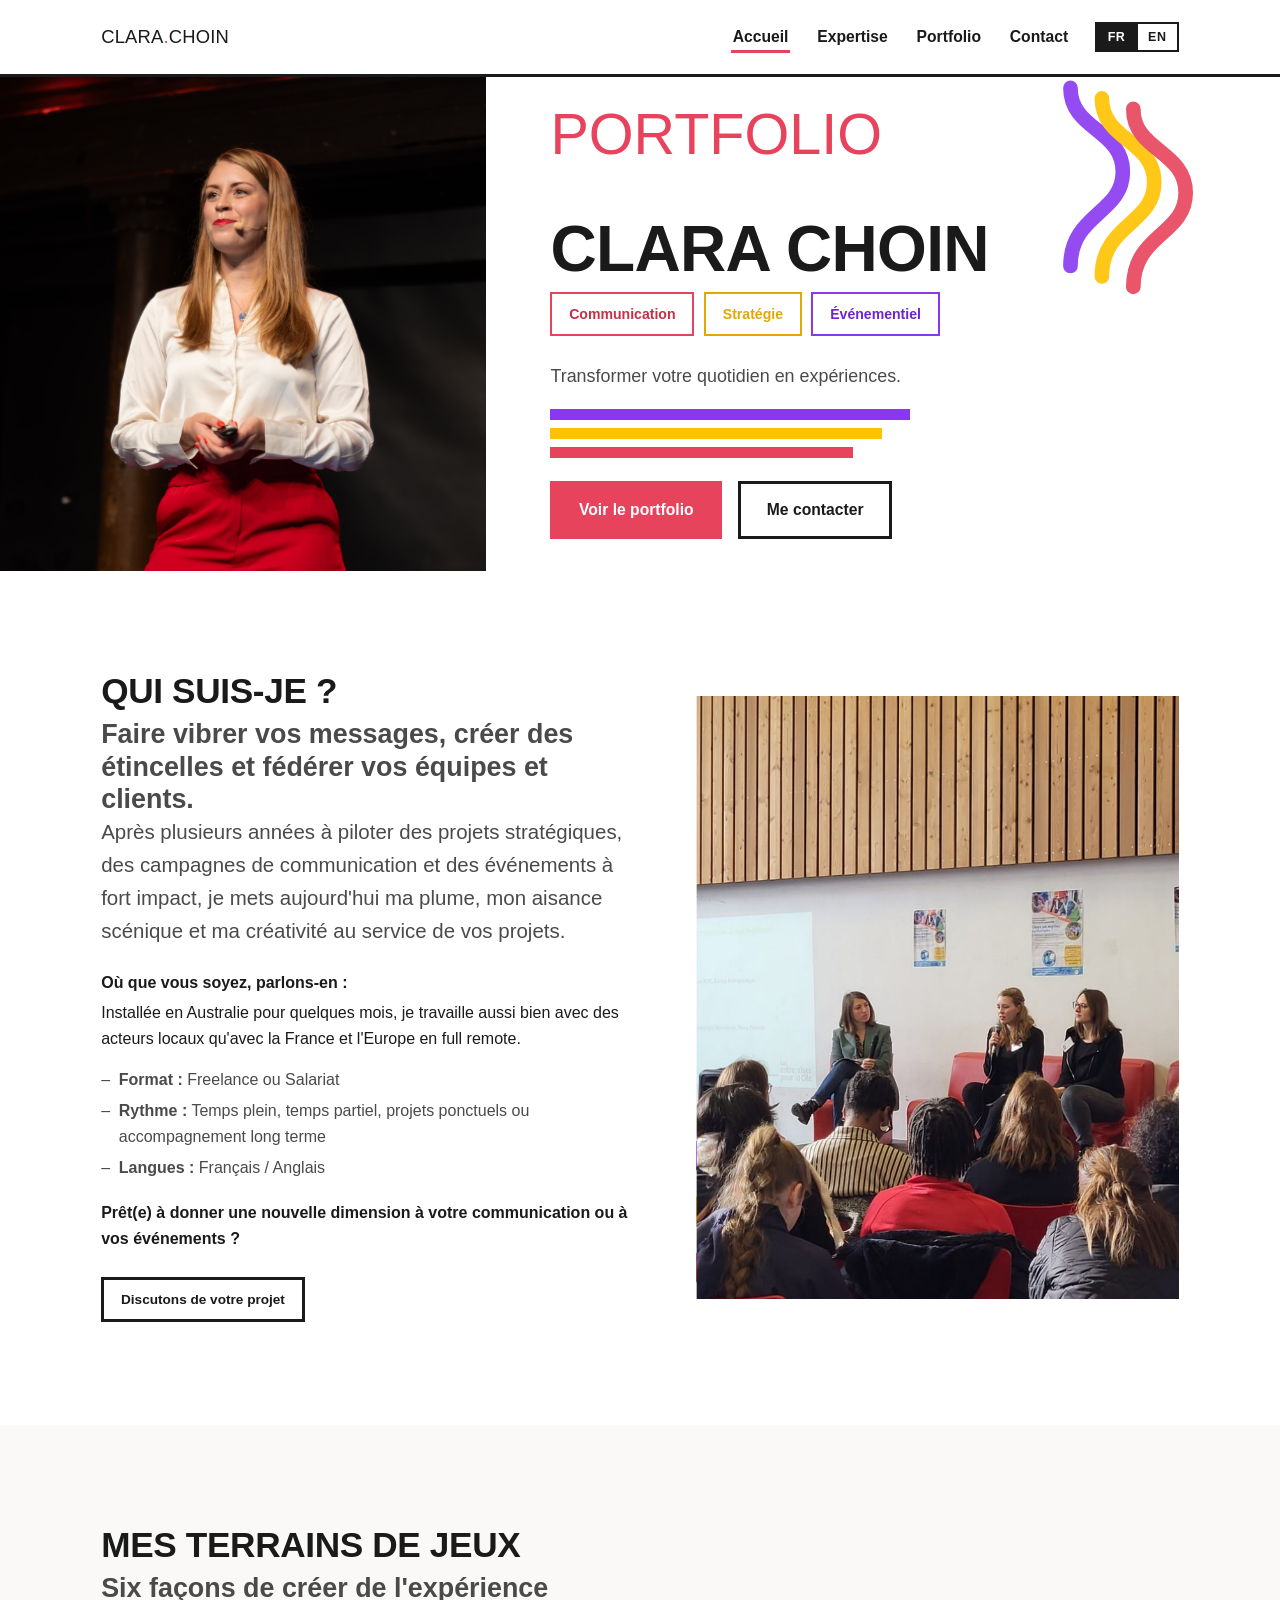
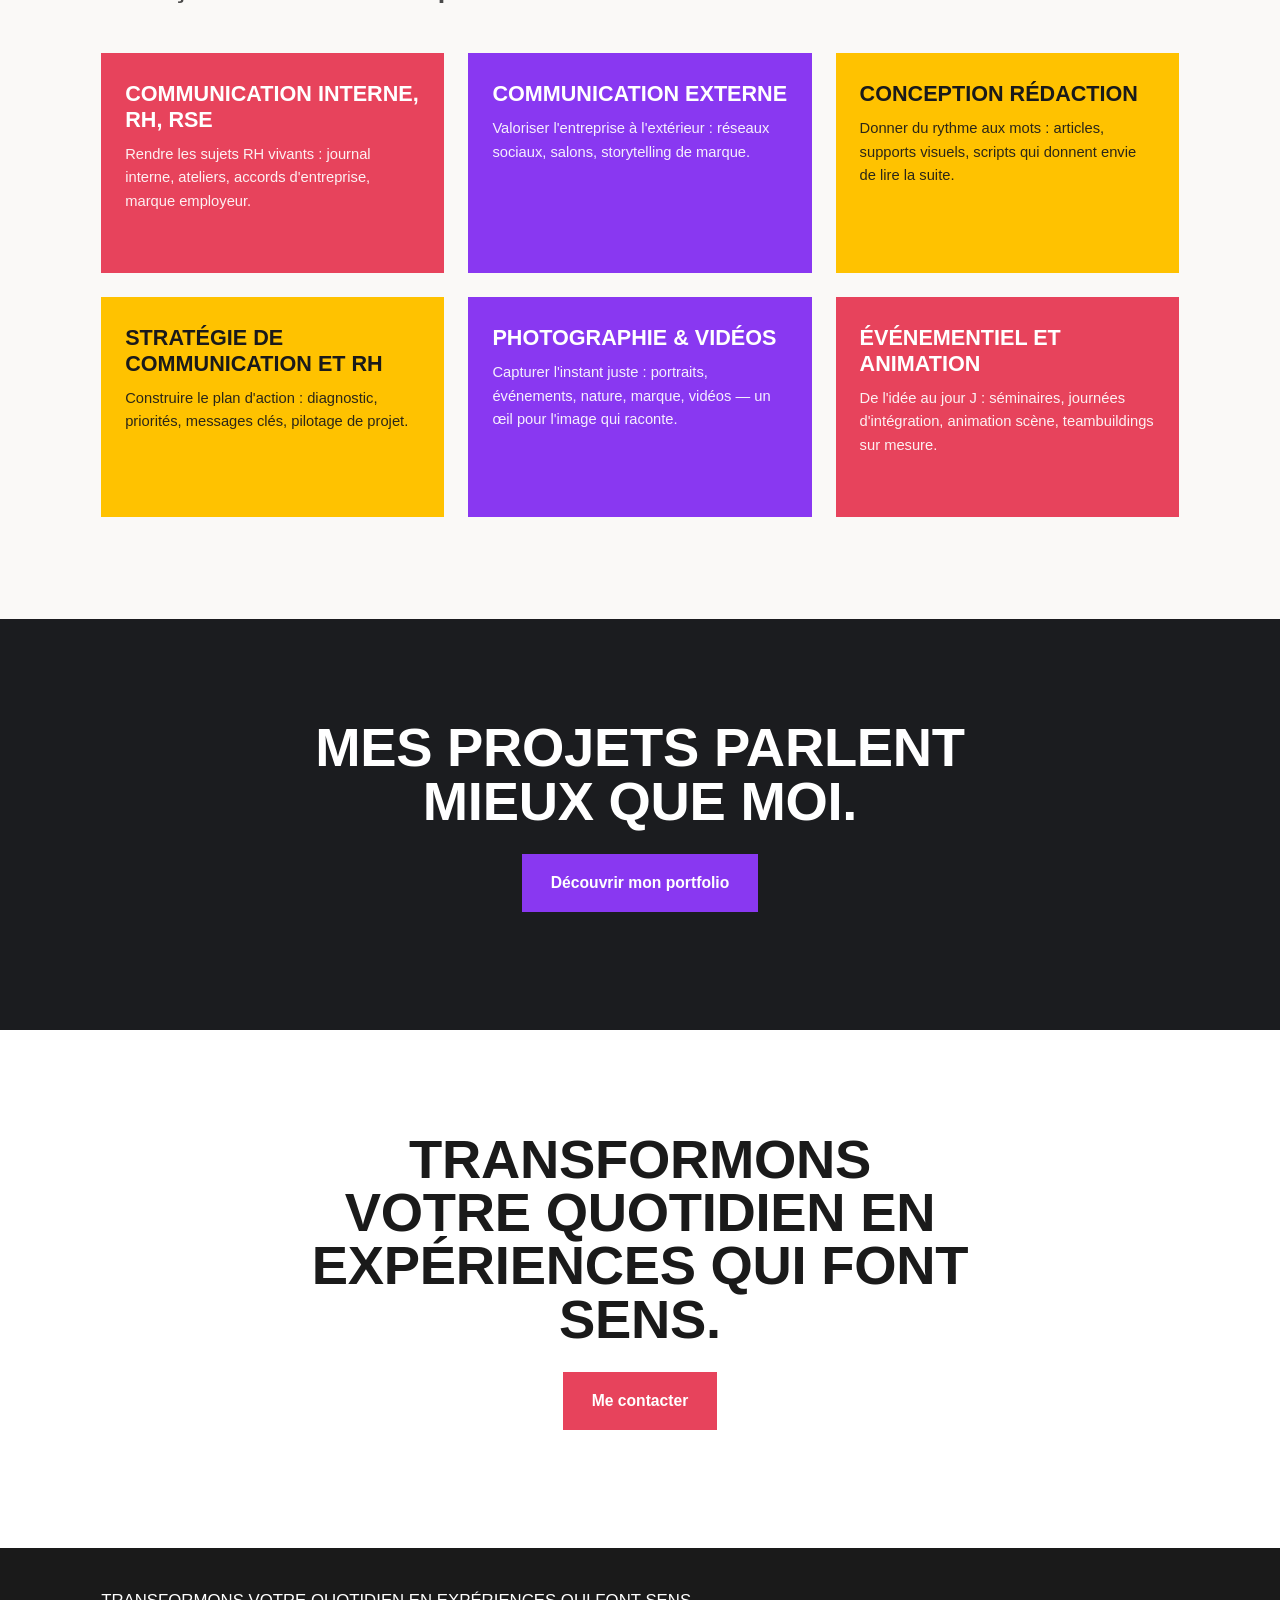
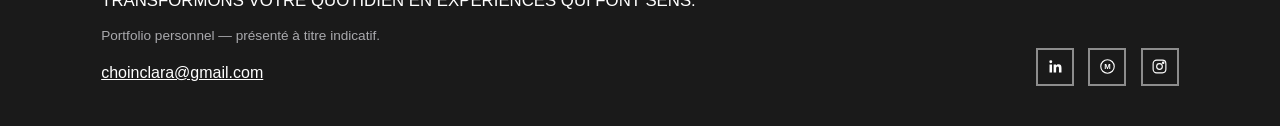
<file: index.html>
<!DOCTYPE html>
<html lang="fr">
<head>
<meta charset="UTF-8">
<meta name="viewport" content="width=device-width, initial-scale=1.0">
<title data-i18n-title="home.title">Portfolio — Clara Choin</title>
<meta name="description" content="Clara Choin — Communication, Stratégie &amp; Événementiel. Portfolio.">
<link rel="stylesheet" href="css/style.css">
</head>
<body>

<header class="site-header">
  <div class="wrap">
    <a href="index.html" class="logo">CLARA<span>.</span>CHOIN</a>

    <button class="nav-toggle" aria-label="Ouvrir le menu" aria-expanded="false">
      <span></span>
    </button>

    <nav class="main-nav">
      <ul>
        <li><a href="index.html" aria-current="page" data-i18n="nav.home">Accueil</a></li>
        <li><a href="expertise.html" data-i18n="nav.expertise">Expertise</a></li>
        <li><a href="portfolio.html" data-i18n="nav.portfolio">Portfolio</a></li>
        <li><a href="contact.html" data-i18n="nav.contact">Contact</a></li>
      </ul>
      <div class="lang-toggle" role="group" aria-label="Langue / Language">
        <button type="button" data-lang="fr" aria-pressed="true">FR</button>
        <button type="button" data-lang="en" aria-pressed="false">EN</button>
      </div>
    </nav>
  </div>
</header>

<main>

  <!-- HERO -->
  <section class="hero">
    <div class="hero-photo">
      <img src="img/hero.jpg" alt="Clara Choin sur scène, micro-casque, en train d'animer un événement">
    </div>
    <div class="hero-copy">
      <div class="wave-accent" style="top:-10px; right:-10px; opacity:0.9;" aria-hidden="true">
        <svg viewBox="0 0 220 220" xmlns="http://www.w3.org/2000/svg">
          <path class="wave-path c1" d="M10,190 C10,140 60,140 60,100 C60,60 10,60 10,20" stroke="#8938f1"/>
          <path class="wave-path c2" d="M40,200 C40,150 90,150 90,110 C90,70 40,70 40,30" stroke="#ffc200"/>
          <path class="wave-path c3" d="M70,210 C70,160 120,160 120,120 C120,80 70,80 70,40" stroke="#e7435c"/>
        </svg>
      </div>
      <p class="kicker" data-i18n="home.hero.kicker">Portfolio</p>
      <h1 class="name" data-i18n="home.hero.name">Clara Choin</h1>
      <div class="chip-row">
        <a class="chip coral" href="expertise.html#communication" data-i18n="home.hero.chip1">Communication</a>
        <a class="chip gold" href="expertise.html#strategie" data-i18n="home.hero.chip2">Stratégie</a>
        <a class="chip purple" href="expertise.html#evenementiel" data-i18n="home.hero.chip3">Événementiel</a>
      </div>

      <p class="tagline" data-i18n="home.hero.tagline">Transformer le quotidien en expérience.</p>
      <div class="stripe-row" aria-hidden="true">
        <span class="stripe p"></span>
        <span class="stripe g"></span>
        <span class="stripe c"></span>
      </div>
      <div class="hero-ctas">
        <a class="btn coral" href="portfolio.html" data-i18n="home.hero.cta1">Voir le portfolio</a>
        <a class="btn outline" href="contact.html" data-i18n="home.hero.cta2">Me contacter</a>
      </div>
    </div>
  </section>

  <!-- BIO -->
  <section class="section">
    <div class="wrap bio">
      <div>
        <p class="eyebrow tag-lg" data-i18n="home.bio.eyebrow">Qui suis-je ?</p>
        <h2 class="section-sub" data-i18n="home.bio.title">Faire vibrer vos messages, créer des étincelles et fédérer vos équipes et clients.</h2>
        <p class="lede" data-i18n="home.bio.p1" style="max-width:none;">Après plusieurs années à piloter des projets stratégiques, des campagnes de communication et des événements à fort impact, je mets aujourd'hui ma plume, mon aisance scénique et ma créativité au service de vos projets.</p>
        <p class="bio-where" data-i18n="home.bio.where.title">Où que vous soyez, parlons-en :</p>
        <p data-i18n="home.bio.where.text">Installée en Australie pour quelques mois, je travaille aussi bien avec des acteurs locaux qu'avec la France et l'Europe en full remote.</p>
        <ul class="bullets bio-facts">
          <li><strong data-i18n="home.bio.format.label">Format :</strong> <span data-i18n="home.bio.format.text">Freelance ou Salariat</span></li>
          <li><strong data-i18n="home.bio.rhythm.label">Rythme :</strong> <span data-i18n="home.bio.rhythm.text">Temps plein, temps partiel, projets ponctuels ou accompagnement long terme</span></li>
          <li><strong data-i18n="home.bio.langs.label">Langues :</strong> <span data-i18n="home.bio.langs.text">Français / Anglais</span></li>
        </ul>
        <p class="bio-closing" data-i18n="home.bio.closing">Prêt(e) à donner une nouvelle dimension à votre communication ou à vos événements ?</p>
        <div class="bio-cta">
          <a class="btn outline sm" href="contact.html" data-i18n="home.bio.cta">Discutons de votre projet</a>
        </div>
      </div>
      <div>
        <img class="bio-photo" src="img/ext_panel.jpg" alt="Clara Choin en table ronde lors d'une conférence professionnelle">
      </div>
    </div>
  </section>

  <!-- PILLARS -->
  <section class="section paper-warm">
    <div class="wrap">
      <div class="section-head">
        <p class="eyebrow tag-lg" data-i18n="home.pillars.eyebrow">Mes terrains de jeux</p>
        <h2 class="section-sub" data-i18n="home.pillars.title">Six façons de créer de l'expérience</h2>
      </div>
      <div class="pillars">
        <a class="pillar coral" href="expertise.html#communication">
          <h3 data-i18n="home.pillar1.title">Communication interne, RH, RSE</h3>
          <p data-i18n="home.pillar1.text">Rendre les sujets RH vivants&nbsp;: journal interne, ateliers, accords d'entreprise, marque employeur.</p>
        </a>
        <a class="pillar purple" href="expertise.html#communication">
          <h3 data-i18n="home.pillar2.title">Communication externe</h3>
          <p data-i18n="home.pillar2.text">Valoriser l'entreprise à l'extérieur&nbsp;: réseaux sociaux, salons, storytelling de marque.</p>
        </a>
        <a class="pillar gold" href="expertise.html#strategie">
          <h3 data-i18n="home.pillar3.title">Conception Rédaction</h3>
          <p data-i18n="home.pillar3.text">Donner du rythme aux mots&nbsp;: articles, supports visuels, scripts qui donnent envie de lire la suite.</p>
        </a>
        <a class="pillar gold" href="expertise.html#strategie">
          <h3 data-i18n="home.pillar4.title">Stratégie de communication et RH</h3>
          <p data-i18n="home.pillar4.text">Construire le plan d'action&nbsp;: diagnostic, priorités, messages clés, pilotage de projet.</p>
        </a>
        <a class="pillar purple" href="expertise.html#evenementiel">
          <h3 data-i18n="home.pillar5.title">Photographie &amp; Vidéos</h3>
          <p data-i18n="home.pillar5.text">Capturer l'instant juste&nbsp;: portraits, événements, nature, marque, vidéos — un œil pour l'image qui raconte.</p>
        </a>
        <a class="pillar coral" href="expertise.html#evenementiel">
          <h3 data-i18n="home.pillar6.title">Événementiel et animation</h3>
          <p data-i18n="home.pillar6.text">De l'idée au jour J&nbsp;: séminaires, journées d'intégration, animation scène, teambuildings sur mesure.</p>
        </a>
      </div>
    </div>
  </section>

  <!-- PORTFOLIO TEASER -->
  <section class="section dark center">
    <div class="wrap" style="max-width:760px;">
      <h2 data-i18n="home.work.title">Mes projets parlent mieux que moi.</h2>
      <p style="margin-top:1.6rem;">
        <a class="btn purple" href="portfolio.html" data-i18n="home.work.cta">Découvrir mon portfolio</a>
      </p>
    </div>
  </section>

  <!-- CTA -->
  <section class="section center">
    <div class="wrap" style="max-width:760px;">
      <h2 data-i18n="home.cta.title">Transformons votre quotidien en expériences qui font sens.</h2>
      <p style="margin-top:1.6rem;">
        <a class="btn coral" href="contact.html" data-i18n="home.cta.button">Me contacter</a>
      </p>
    </div>
  </section>

</main>

<footer class="site-footer">
  <div class="wrap">
    <div class="footer-row">
      <div>
        <p style="font-family:var(--font-display); font-size:1.05rem; text-transform:uppercase; margin-bottom:0.3rem;" data-i18n="footer.tagline">Transformons votre quotidien en expériences qui font sens.</p>
        <p class="footer-note" data-i18n="footer.rights">Portfolio personnel — présenté à titre indicatif.</p>
        <a href="mailto:choinclara@gmail.com">choinclara@gmail.com</a>
      </div>
      <div class="footer-social">
        <a href="https://www.linkedin.com/in/clarachoin" target="_blank" rel="noopener" aria-label="LinkedIn">
          <svg viewBox="0 0 24 24" fill="currentColor" xmlns="http://www.w3.org/2000/svg"><path d="M20.45 20.45h-3.56v-5.57c0-1.33-.02-3.04-1.85-3.04-1.86 0-2.15 1.45-2.15 2.95v5.66H9.34V9h3.41v1.56h.05c.48-.9 1.64-1.85 3.38-1.85 3.6 0 4.27 2.37 4.27 5.46v6.28zM5.34 7.43a2.06 2.06 0 1 1 0-4.12 2.06 2.06 0 0 1 0 4.12zM7.12 20.45H3.56V9h3.56v11.45z"/></svg>
        </a>
        <a href="https://www.malt.fr/profile/clarachoin" target="_blank" rel="noopener" aria-label="Malt">
          <svg viewBox="0 0 24 24" fill="currentColor" xmlns="http://www.w3.org/2000/svg"><circle cx="12" cy="12" r="9.5" fill="none" stroke="currentColor" stroke-width="1.6"/><text x="12" y="16" text-anchor="middle" font-size="11" font-weight="700" fill="currentColor" font-family="Arial, sans-serif">M</text></svg>
        </a>
        <a href="https://www.instagram.com/clarachn" target="_blank" rel="noopener" aria-label="Instagram">
          <svg viewBox="0 0 24 24" fill="none" stroke="currentColor" stroke-width="1.6" xmlns="http://www.w3.org/2000/svg"><rect x="3" y="3" width="18" height="18" rx="5"/><circle cx="12" cy="12" r="4"/><circle cx="17.2" cy="6.8" r="1"/></svg>
        </a>
      </div>
    </div>
  </div>
</footer>

<script src="js/i18n.js"></script>
<script src="js/main.js"></script>
</body>
</html>
</file>
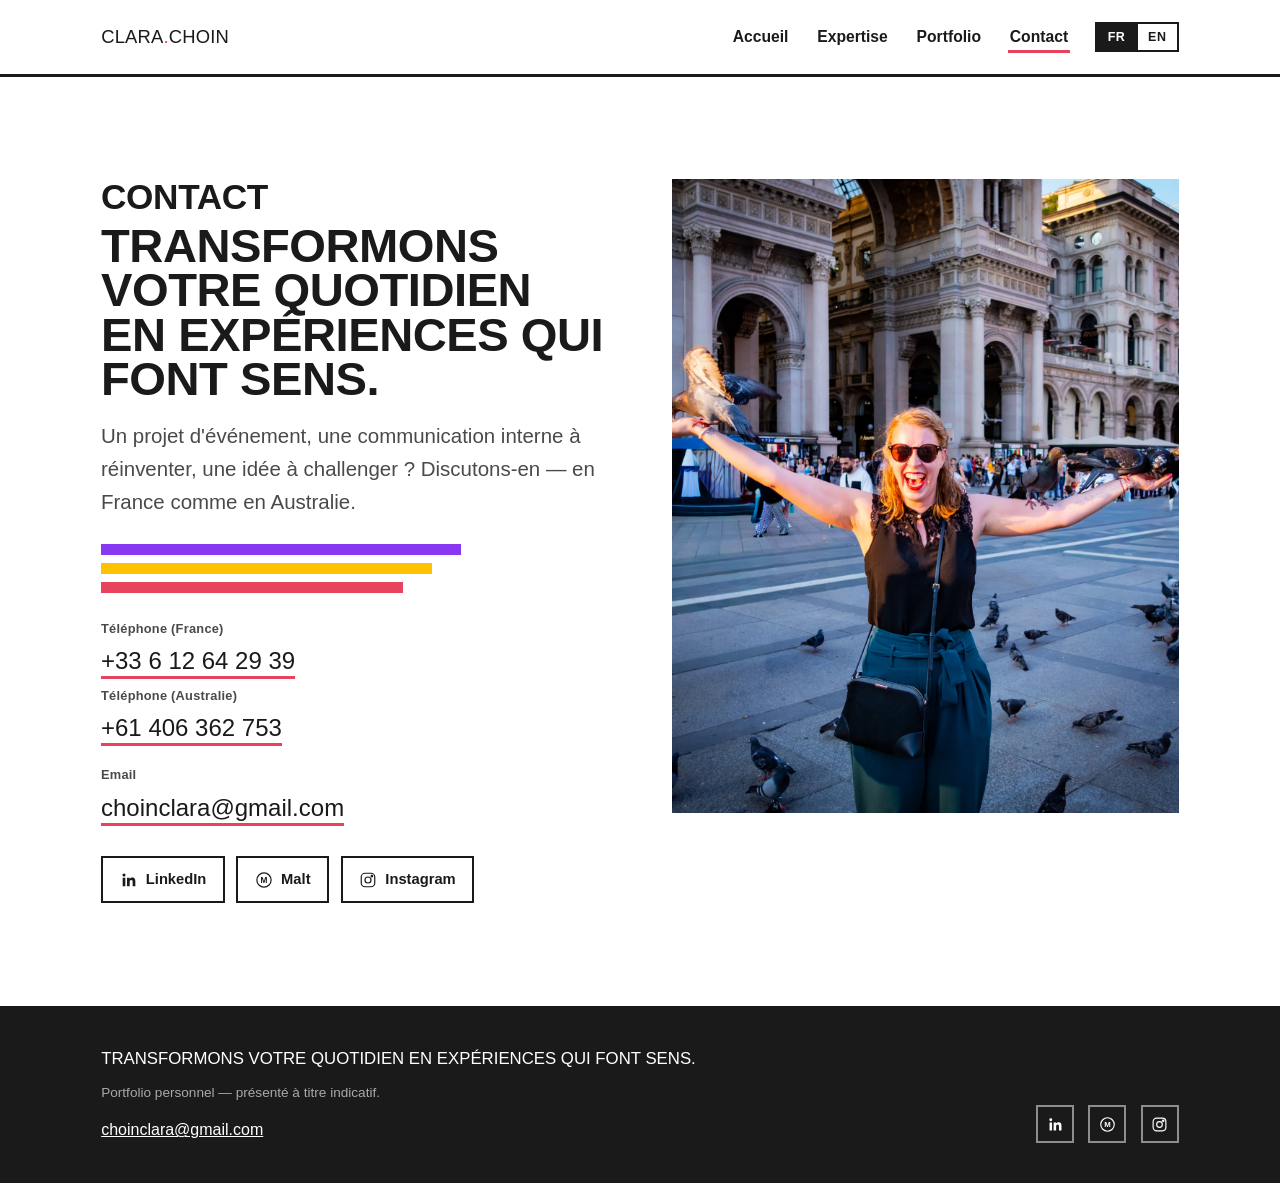
<file: contact.html>
<!DOCTYPE html>
<html lang="fr">
<head>
<meta charset="UTF-8">
<meta name="viewport" content="width=device-width, initial-scale=1.0">
<title data-i18n-title="contact.title">Contact — Clara Choin</title>
<meta name="description" content="Contactez Clara Choin — Communication, Stratégie & Événementiel.">
<link rel="stylesheet" href="css/style.css">
</head>
<body>

<header class="site-header">
  <div class="wrap">
    <a href="index.html" class="logo">CLARA<span>.</span>CHOIN</a>
    <button class="nav-toggle" aria-label="Ouvrir le menu" aria-expanded="false"><span></span></button>
    <nav class="main-nav">
      <ul>
        <li><a href="index.html" data-i18n="nav.home">Accueil</a></li>
        <li><a href="expertise.html" data-i18n="nav.expertise">Expertise</a></li>
        <li><a href="portfolio.html" data-i18n="nav.portfolio">Portfolio</a></li>
        <li><a href="contact.html" aria-current="page" data-i18n="nav.contact">Contact</a></li>
      </ul>
      <div class="lang-toggle" role="group" aria-label="Langue / Language">
        <button type="button" data-lang="fr" aria-pressed="true">FR</button>
        <button type="button" data-lang="en" aria-pressed="false">EN</button>
      </div>
    </nav>
  </div>
</header>

<main>

  <section class="section">
    <div class="wrap contact-grid">
      <div style="container-type:inline-size;">
        <p class="eyebrow tag-lg" data-i18n="contact.hero.eyebrow">Contact</p>
        <h1 style="margin:0.4rem 0 1.2rem; font-size:clamp(1.3rem, 9.3cqw, 3.6rem);" data-i18n="contact.hero.title">Transformons votre quotidien en expériences qui font sens.</h1>
        <p class="lede" style="max-width:none;" data-i18n="contact.hero.text">Un projet d'événement, une communication interne à réinventer, une idée à challenger&nbsp;? Discutons-en — en France comme en Australie.</p>

        <div class="stripe-row" aria-hidden="true" style="margin-top:1.6rem;">
          <span class="stripe p"></span>
          <span class="stripe g"></span>
          <span class="stripe c"></span>
        </div>

        <div class="contact-links">
          <div class="contact-phones">
            <div>
              <p class="eyebrow" data-i18n="contact.phone.fr.label" style="margin-bottom:0.2rem;">Téléphone (France)</p>
              <a href="tel:+33612642939">+33 6 12 64 29 39</a>
            </div>
            <div>
              <p class="eyebrow" data-i18n="contact.phone.au.label" style="margin-bottom:0.2rem;">Téléphone (Australie)</p>
              <a href="tel:+61406362753">+61 406 362 753</a>
            </div>
          </div>
          <div>
            <p class="eyebrow" data-i18n="contact.email.label" style="margin-bottom:0.2rem;">Email</p>
            <a href="mailto:choinclara@gmail.com">choinclara@gmail.com</a>
          </div>
        </div>

        <div class="social-row">
          <a href="https://www.linkedin.com/in/clarachoin" target="_blank" rel="noopener">
            <svg viewBox="0 0 24 24" fill="currentColor" xmlns="http://www.w3.org/2000/svg"><path d="M20.45 20.45h-3.56v-5.57c0-1.33-.02-3.04-1.85-3.04-1.86 0-2.15 1.45-2.15 2.95v5.66H9.34V9h3.41v1.56h.05c.48-.9 1.64-1.85 3.38-1.85 3.6 0 4.27 2.37 4.27 5.46v6.28zM5.34 7.43a2.06 2.06 0 1 1 0-4.12 2.06 2.06 0 0 1 0 4.12zM7.12 20.45H3.56V9h3.56v11.45z"/></svg>
            LinkedIn
          </a>
          <a href="https://www.malt.fr/profile/clarachoin" target="_blank" rel="noopener">
            <svg viewBox="0 0 24 24" fill="currentColor" xmlns="http://www.w3.org/2000/svg"><circle cx="12" cy="12" r="9.5" fill="none" stroke="currentColor" stroke-width="1.6"/><text x="12" y="16" text-anchor="middle" font-size="11" font-weight="700" fill="currentColor" font-family="Arial, sans-serif">M</text></svg>
            Malt
          </a>
          <a href="https://www.instagram.com/clarachn" target="_blank" rel="noopener">
            <svg viewBox="0 0 24 24" fill="none" stroke="currentColor" stroke-width="1.6" xmlns="http://www.w3.org/2000/svg"><rect x="3" y="3" width="18" height="18" rx="5"/><circle cx="12" cy="12" r="4"/><circle cx="17.2" cy="6.8" r="1"/></svg>
            Instagram
          </a>
        </div>
      </div>

      <div class="contact-photo">
        <img src="img/contact.jpeg" alt="Clara Choin souriante et les bras ouverts sur une place publique à Milan">
      </div>
    </div>
  </section>

</main>

<footer class="site-footer">
  <div class="wrap">
    <div class="footer-row">
      <div>
        <p style="font-family:var(--font-display); font-size:1.05rem; text-transform:uppercase; margin-bottom:0.3rem;" data-i18n="footer.tagline">Transformons votre quotidien en expériences qui font sens.</p>
        <p class="footer-note" data-i18n="footer.rights">Portfolio personnel — présenté à titre indicatif.</p>
        <a href="mailto:choinclara@gmail.com">choinclara@gmail.com</a>
      </div>
      <div class="footer-social">
        <a href="https://www.linkedin.com/in/clarachoin" target="_blank" rel="noopener" aria-label="LinkedIn">
          <svg viewBox="0 0 24 24" fill="currentColor" xmlns="http://www.w3.org/2000/svg"><path d="M20.45 20.45h-3.56v-5.57c0-1.33-.02-3.04-1.85-3.04-1.86 0-2.15 1.45-2.15 2.95v5.66H9.34V9h3.41v1.56h.05c.48-.9 1.64-1.85 3.38-1.85 3.6 0 4.27 2.37 4.27 5.46v6.28zM5.34 7.43a2.06 2.06 0 1 1 0-4.12 2.06 2.06 0 0 1 0 4.12zM7.12 20.45H3.56V9h3.56v11.45z"/></svg>
        </a>
        <a href="https://www.malt.fr/profile/clarachoin" target="_blank" rel="noopener" aria-label="Malt">
          <svg viewBox="0 0 24 24" fill="currentColor" xmlns="http://www.w3.org/2000/svg"><circle cx="12" cy="12" r="9.5" fill="none" stroke="currentColor" stroke-width="1.6"/><text x="12" y="16" text-anchor="middle" font-size="11" font-weight="700" fill="currentColor" font-family="Arial, sans-serif">M</text></svg>
        </a>
        <a href="https://www.instagram.com/clarachn" target="_blank" rel="noopener" aria-label="Instagram">
          <svg viewBox="0 0 24 24" fill="none" stroke="currentColor" stroke-width="1.6" xmlns="http://www.w3.org/2000/svg"><rect x="3" y="3" width="18" height="18" rx="5"/><circle cx="12" cy="12" r="4"/><circle cx="17.2" cy="6.8" r="1"/></svg>
        </a>
      </div>
    </div>
  </div>
</footer>

<script src="js/i18n.js"></script>
<script src="js/main.js"></script>
</body>
</html>
</file>
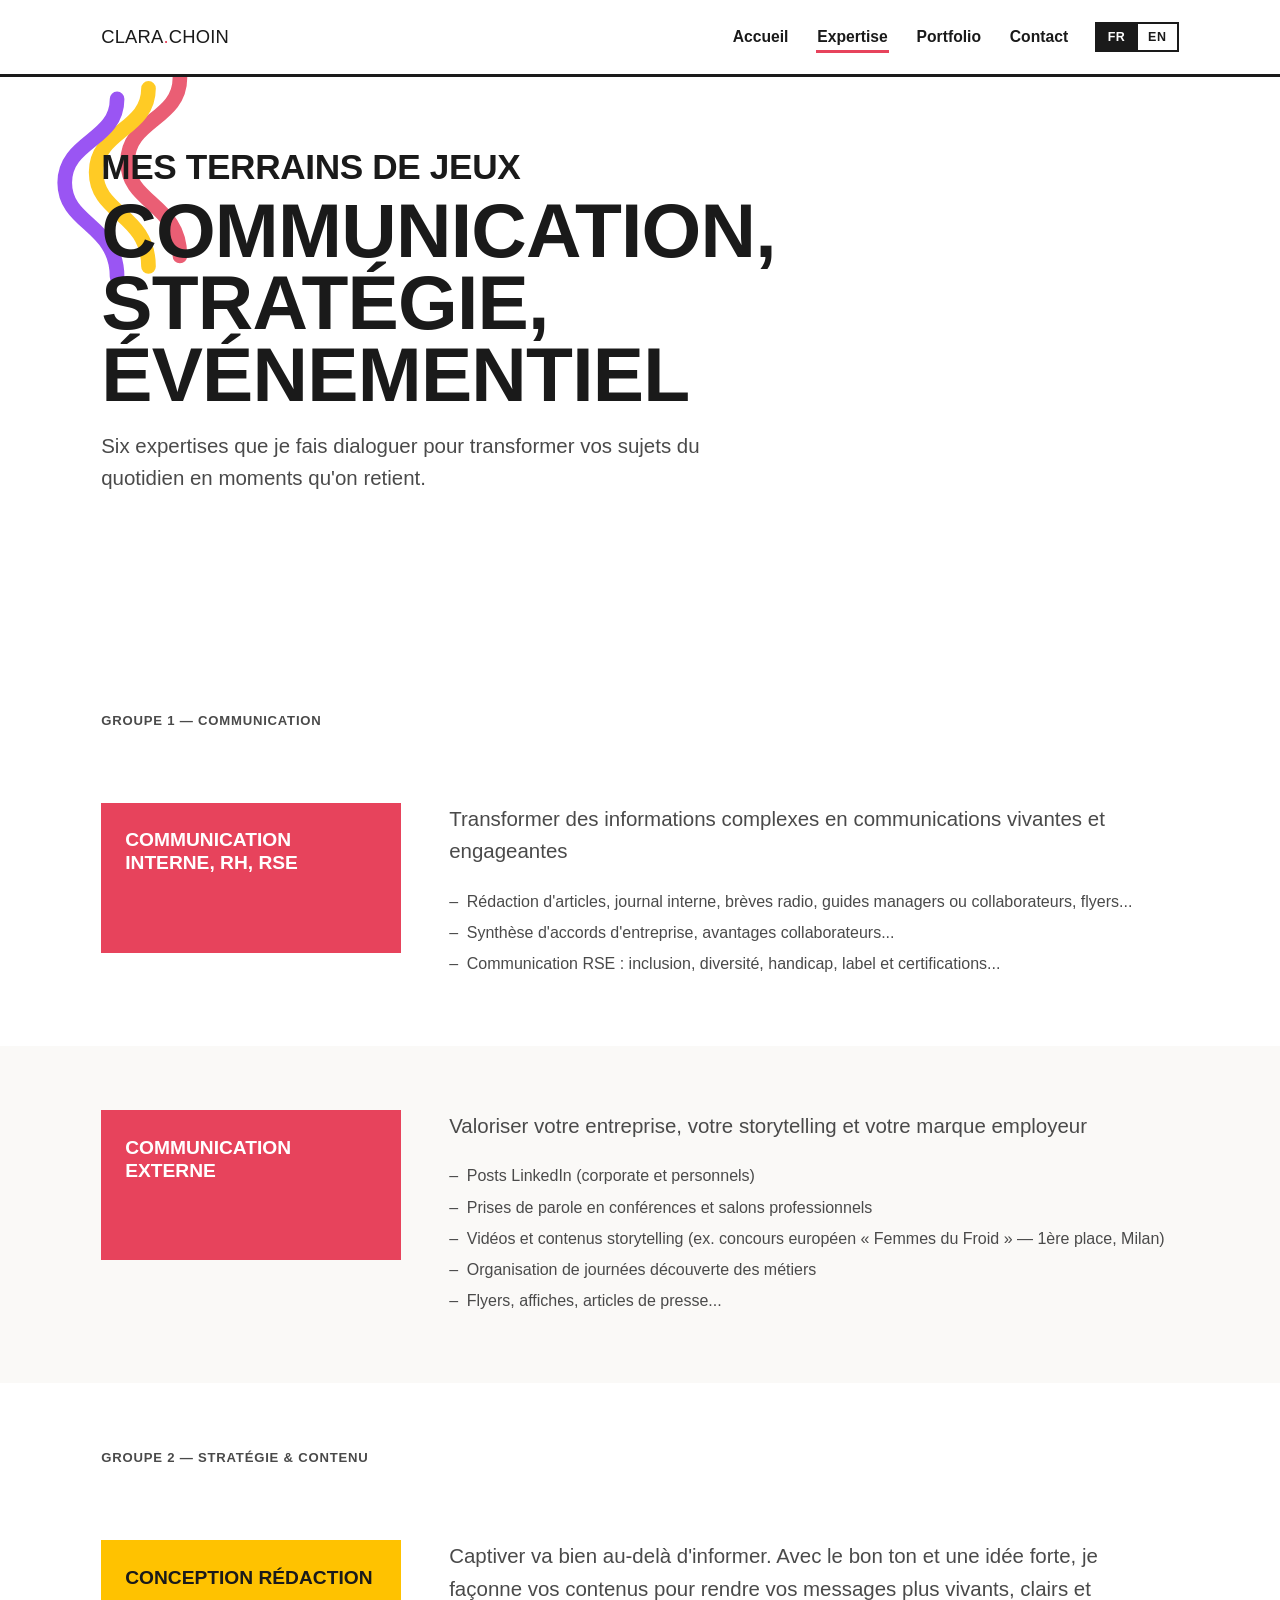
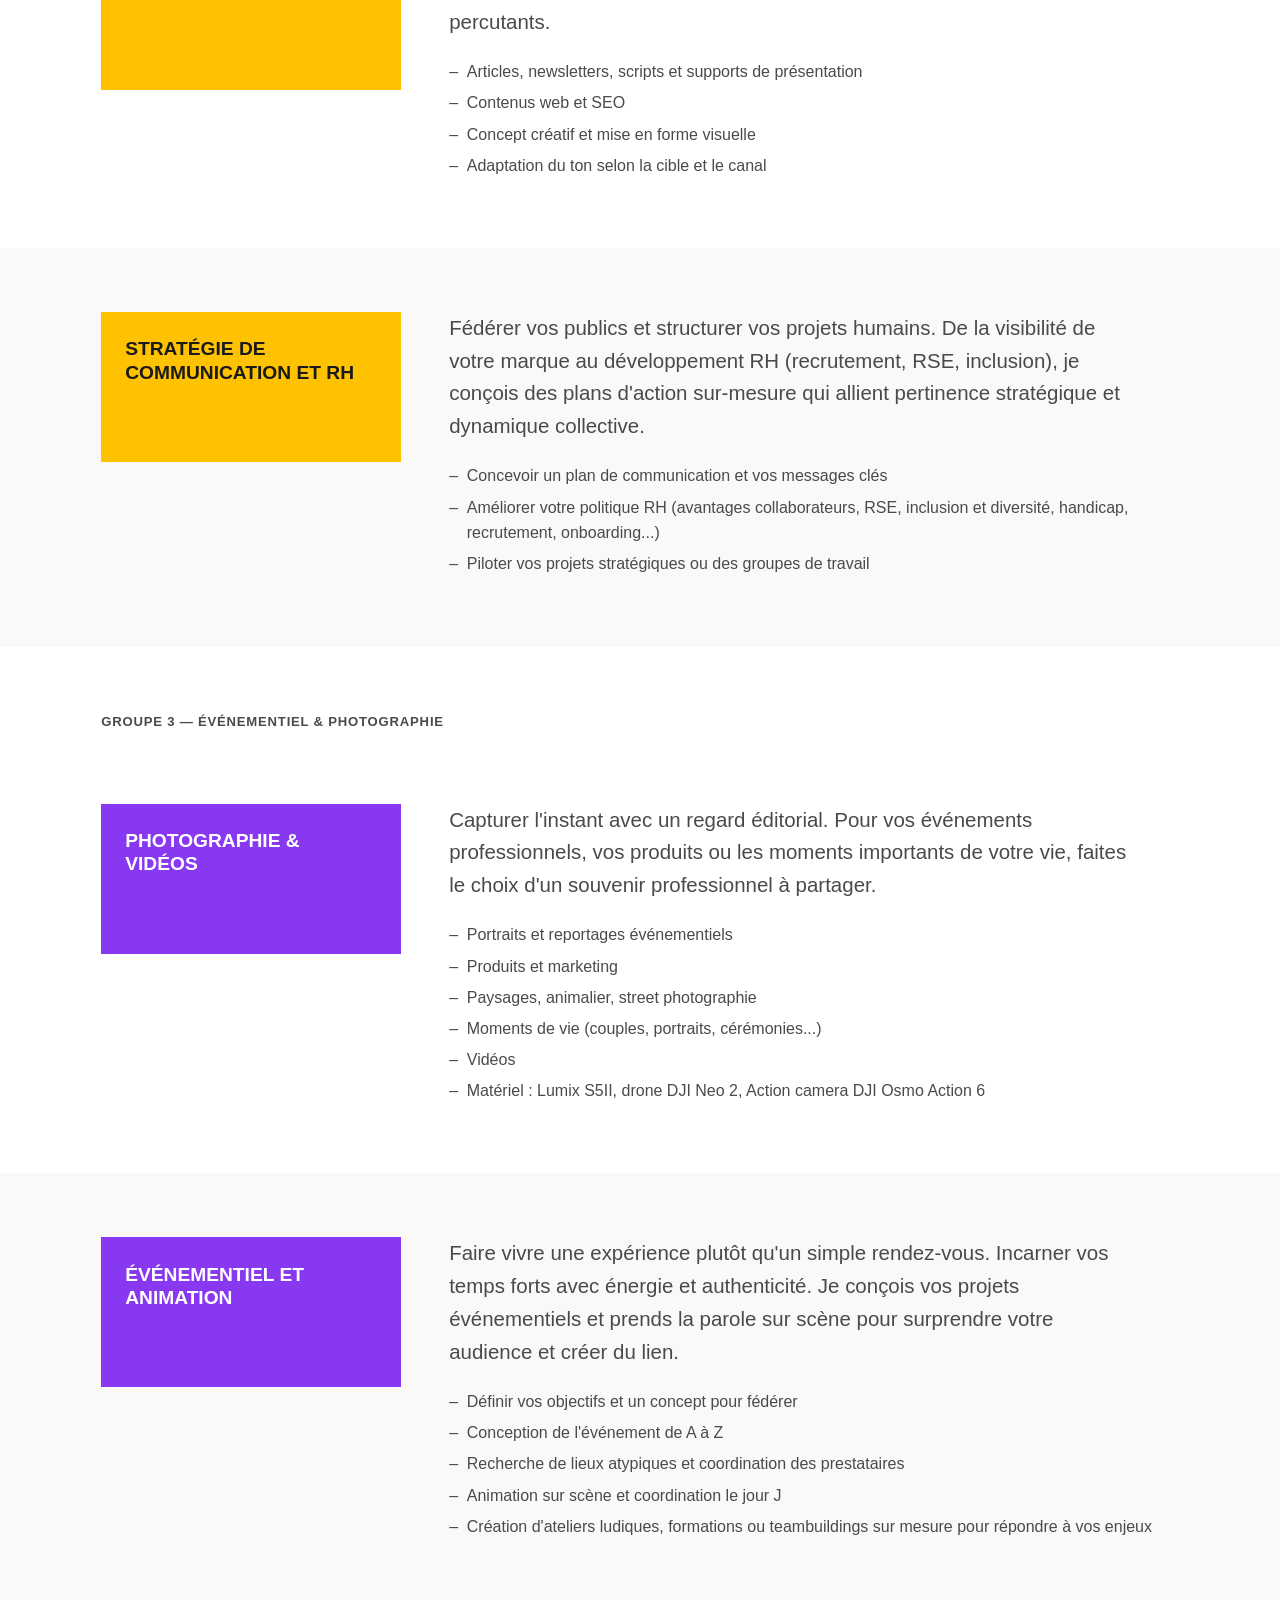
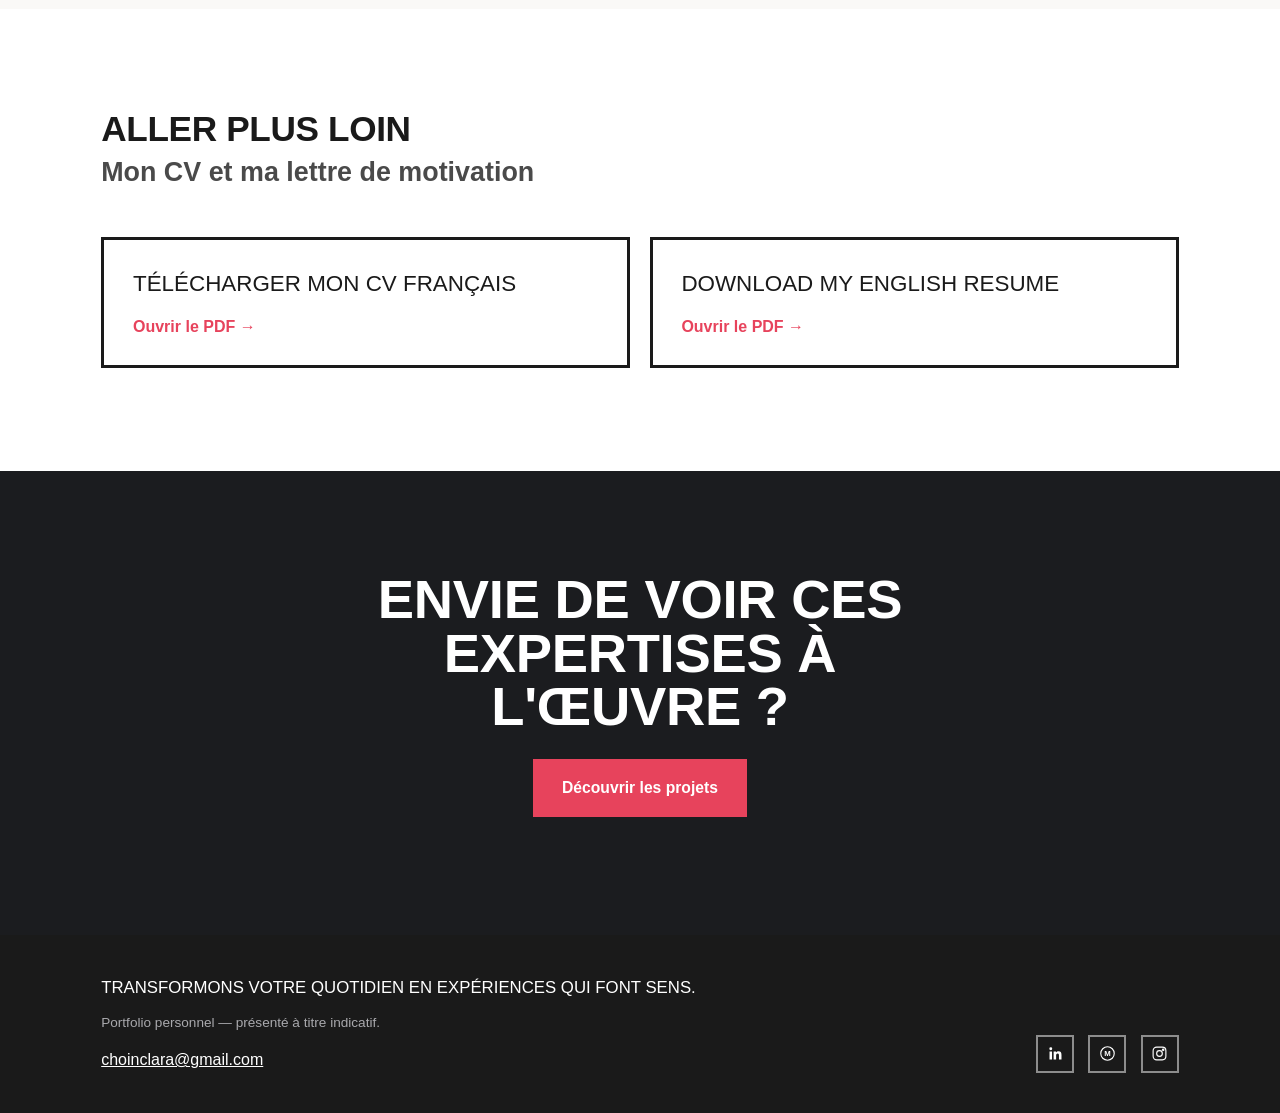
<file: expertise.html>
<!DOCTYPE html>
<html lang="fr">
<head>
<meta charset="UTF-8">
<meta name="viewport" content="width=device-width, initial-scale=1.0">
<title data-i18n-title="expertise.title">Expertise — Clara Choin</title>
<meta name="description" content="Les expertises de Clara Choin : communication, stratégie, contenu, photographie, événementiel.">
<link rel="stylesheet" href="css/style.css">
</head>
<body>

<header class="site-header">
  <div class="wrap">
    <a href="index.html" class="logo">CLARA<span>.</span>CHOIN</a>
    <button class="nav-toggle" aria-label="Ouvrir le menu" aria-expanded="false"><span></span></button>
    <nav class="main-nav">
      <ul>
        <li><a href="index.html" data-i18n="nav.home">Accueil</a></li>
        <li><a href="expertise.html" aria-current="page" data-i18n="nav.expertise">Expertise</a></li>
        <li><a href="portfolio.html" data-i18n="nav.portfolio">Portfolio</a></li>
        <li><a href="contact.html" data-i18n="nav.contact">Contact</a></li>
      </ul>
      <div class="lang-toggle" role="group" aria-label="Langue / Language">
        <button type="button" data-lang="fr" aria-pressed="true">FR</button>
        <button type="button" data-lang="en" aria-pressed="false">EN</button>
      </div>
    </nav>
  </div>
</header>

<main>

  <section class="section" style="padding-top:clamp(2.5rem,6vw,4.5rem); position:relative; overflow:hidden;">
    <div class="wave-accent" style="top:-20px; left:-40px; opacity:0.85; transform:scaleX(-1);" aria-hidden="true">
      <svg viewBox="0 0 220 220" xmlns="http://www.w3.org/2000/svg">
        <path class="wave-path c1" d="M10,190 C10,140 60,140 60,100 C60,60 10,60 10,20" stroke="#e7435c"/>
        <path class="wave-path c2" d="M40,200 C40,150 90,150 90,110 C90,70 40,70 40,30" stroke="#ffc200"/>
        <path class="wave-path c3" d="M70,210 C70,160 120,160 120,120 C120,80 70,80 70,40" stroke="#8938f1"/>
      </svg>
    </div>
    <div class="wrap">
      <div class="section-head" style="max-width:960px;">
        <p class="eyebrow tag-lg" data-i18n="expertise.hero.eyebrow">Mes terrains de jeux</p>
        <h1 style="margin-top:0.4rem;" data-i18n="expertise.hero.title">Communication, stratégie, événementiel</h1>
        <p class="lede" style="margin-top:1.2rem;" data-i18n="expertise.hero.text">Six expertises que je fais dialoguer pour transformer vos sujets du quotidien en moments qu'on retient.</p>
      </div>
    </div>
  </section>

  <!-- GROUP A — COMMUNICATIONS -->
  <section id="communication" class="section tight" style="padding-bottom:0;">
    <div class="wrap">
      <p class="expertise-group-label" data-i18n="expertise.groupA.label">Groupe 1 — Communication</p>
    </div>
  </section>

  <section class="section tight">
    <div class="wrap pillar-row">
      <div class="pillar coral" style="min-height:150px; justify-content:flex-start; padding-top:1.6rem;">
        <h3 data-i18n="expertise.p1.title">Communication interne, RH, RSE</h3>
      </div>
      <div>
        <p class="lede" style="max-width:60ch;" data-i18n="expertise.p1.text">Transformer des informations complexes en communications vivantes et engageantes</p>
        <ul class="bullets" style="margin-top:1rem;">
          <li data-i18n="expertise.p1.li1">Rédaction d'articles, journal interne, brèves radio, guides managers ou collaborateurs, flyers...</li>
          <li data-i18n="expertise.p1.li2">Synthèse d'accords d'entreprise, avantages collaborateurs...</li>
          <li data-i18n="expertise.p1.li3">Communication RSE : inclusion, diversité, handicap, label et certifications...</li>
        </ul>
      </div>
    </div>
  </section>

  <section class="section tight paper-warm">
    <div class="wrap pillar-row">
      <div class="pillar coral" style="min-height:150px; justify-content:flex-start; padding-top:1.6rem;">
        <h3 data-i18n="expertise.p2.title">Communication externe</h3>
      </div>
      <div>
        <p class="lede" style="max-width:60ch;" data-i18n="expertise.p2.text">Valoriser votre entreprise, votre storytelling et votre marque employeur</p>
        <ul class="bullets" style="margin-top:1rem;">
          <li data-i18n="expertise.p2.li1">Posts LinkedIn (corporate et personnels)</li>
          <li data-i18n="expertise.p2.li2">Prises de parole en conférences et salons professionnels</li>
          <li data-i18n="expertise.p2.li3">Vidéos et contenus storytelling (ex. concours européen « Femmes du Froid » — 1ère place, Milan)</li>
          <li data-i18n="expertise.p2.li4">Organisation de journées découverte des métiers</li>
          <li data-i18n="expertise.p2.li5">Flyers, affiches, articles de presse...</li>
        </ul>
      </div>
    </div>
  </section>

  <!-- GROUP B — STRATÉGIE & CONTENU -->
  <section id="strategie" class="section tight" style="padding-bottom:0;">
    <div class="wrap">
      <p class="expertise-group-label" data-i18n="expertise.groupB.label">Groupe 2 — Stratégie &amp; Contenu</p>
    </div>
  </section>

  <section class="section tight">
    <div class="wrap pillar-row">
      <div class="pillar gold" style="min-height:150px; justify-content:flex-start; padding-top:1.6rem;">
        <h3 data-i18n="expertise.p3.title">Conception Rédaction</h3>
      </div>
      <div>
        <p class="lede" style="max-width:60ch;" data-i18n="expertise.p3.text">Captiver va bien au-delà d'informer. Avec le bon ton et une idée forte, je façonne vos contenus pour rendre vos messages plus vivants, clairs et percutants.</p>
        <ul class="bullets" style="margin-top:1rem;">
          <li data-i18n="expertise.p3.li1">Articles, newsletters, scripts et supports de présentation</li>
          <li data-i18n="expertise.p3.li2">Contenus web et SEO</li>
          <li data-i18n="expertise.p3.li3">Concept créatif et mise en forme visuelle</li>
          <li data-i18n="expertise.p3.li4">Adaptation du ton selon la cible et le canal</li>
        </ul>
      </div>
    </div>
  </section>

  <section class="section tight paper-warm">
    <div class="wrap pillar-row">
      <div class="pillar gold" style="min-height:150px; justify-content:flex-start; padding-top:1.6rem;">
        <h3 data-i18n="expertise.p4.title">Stratégie de communication et RH</h3>
      </div>
      <div>
        <p class="lede" style="max-width:60ch;" data-i18n="expertise.p4.text">Fédérer vos publics et structurer vos projets humains. De la visibilité de votre marque au développement RH (recrutement, RSE, inclusion), je conçois des plans d'action sur-mesure qui allient pertinence stratégique et dynamique collective.</p>
        <ul class="bullets" style="margin-top:1rem;">
          <li data-i18n="expertise.p4.li1">Concevoir un plan de communication et vos messages clés</li>
          <li data-i18n="expertise.p4.li2">Améliorer votre politique RH (avantages collaborateurs, RSE, inclusion et diversité, handicap, recrutement, onboarding...)</li>
          <li data-i18n="expertise.p4.li3">Piloter vos projets stratégiques ou des groupes de travail</li>
        </ul>
      </div>
    </div>
  </section>

  <!-- GROUP C — ÉVÉNEMENTIEL & PHOTOGRAPHIE -->
  <section id="evenementiel" class="section tight" style="padding-bottom:0;">
    <div class="wrap">
      <p class="expertise-group-label" data-i18n="expertise.groupC.label">Groupe 3 — Événementiel &amp; Photographie</p>
    </div>
  </section>

  <section class="section tight">
    <div class="wrap pillar-row">
      <div class="pillar purple" style="min-height:150px; justify-content:flex-start; padding-top:1.6rem;">
        <h3 data-i18n="expertise.p5.title">Photographie &amp; Vidéos</h3>
      </div>
      <div>
        <p class="lede" style="max-width:60ch;" data-i18n="expertise.p5.text">Capturer l'instant avec un regard éditorial. Pour vos événements professionnels, vos produits ou les moments importants de votre vie, faites le choix d'un souvenir professionnel à partager.</p>
        <ul class="bullets" style="margin-top:1rem;">
          <li data-i18n="expertise.p5.li1">Portraits et reportages événementiels</li>
          <li data-i18n="expertise.p5.li2">Produits et marketing</li>
          <li data-i18n="expertise.p5.li3">Paysages, animalier, street photographie</li>
          <li data-i18n="expertise.p5.li4">Moments de vie (couples, portraits, cérémonies...)</li>
          <li data-i18n="expertise.p5.li5">Vidéos</li>
          <li data-i18n="expertise.p5.li6">Matériel&nbsp;: Lumix S5II, drone DJI Neo 2, Action camera DJI Osmo Action 6</li>
        </ul>
      </div>
    </div>
  </section>

  <section class="section tight paper-warm">
    <div class="wrap pillar-row">
      <div class="pillar purple" style="min-height:150px; justify-content:flex-start; padding-top:1.6rem;">
        <h3 data-i18n="expertise.p6.title">Événementiel et animation</h3>
      </div>
      <div>
        <p class="lede" style="max-width:60ch;" data-i18n="expertise.p6.text">Faire vivre une expérience plutôt qu'un simple rendez-vous. Incarner vos temps forts avec énergie et authenticité. Je conçois vos projets événementiels et prends la parole sur scène pour surprendre votre audience et créer du lien.</p>
        <ul class="bullets" style="margin-top:1rem;">
          <li data-i18n="expertise.p6.li1">Définir vos objectifs et un concept pour fédérer</li>
          <li data-i18n="expertise.p6.li2">Conception de l'événement de A à Z</li>
          <li data-i18n="expertise.p6.li3">Recherche de lieux atypiques et coordination des prestataires</li>
          <li data-i18n="expertise.p6.li4">Animation sur scène et coordination le jour J</li>
          <li data-i18n="expertise.p6.li5">Création d'ateliers ludiques, formations ou teambuildings sur mesure pour répondre à vos enjeux</li>
        </ul>
      </div>
    </div>
  </section>

  <!-- CV / LETTRE DE MOTIVATION -->
  <section class="section">
    <div class="wrap">
      <div class="section-head">
        <p class="eyebrow tag-lg" data-i18n="expertise.docs.eyebrow">Aller plus loin</p>
        <h2 class="section-sub" data-i18n="expertise.docs.title">Mon CV et ma lettre de motivation</h2>
      </div>
      <div class="doc-cards">
        <a class="doc-card" href="docs/CV-Clara-Choin.pdf" target="_blank" rel="noopener">
          <span class="doc-title">Télécharger mon CV français</span>
          <span class="doc-cta" data-i18n="expertise.docs.cvCta">Ouvrir le PDF →</span>
        </a>
        <a class="doc-card" href="docs/Clara-Choin-Casual_or_Freelance.pdf" target="_blank" rel="noopener">
          <span class="doc-title">Download my english resume</span>
          <span class="doc-cta" data-i18n="expertise.docs.lmCta">Ouvrir le PDF →</span>
        </a>
      </div>
    </div>
  </section>

  <section class="section dark center">
    <div class="wrap" style="max-width:700px;">
      <h2 data-i18n="expertise.cta.title">Envie de voir ces expertises à l'œuvre&nbsp;?</h2>
      <p style="margin-top:1.6rem;">
        <a class="btn coral" href="portfolio.html" data-i18n="expertise.cta.button">Découvrir les projets</a>
      </p>
    </div>
  </section>

</main>

<footer class="site-footer">
  <div class="wrap">
    <div class="footer-row">
      <div>
        <p style="font-family:var(--font-display); font-size:1.05rem; text-transform:uppercase; margin-bottom:0.3rem;" data-i18n="footer.tagline">Transformons votre quotidien en expériences qui font sens.</p>
        <p class="footer-note" data-i18n="footer.rights">Portfolio personnel — présenté à titre indicatif.</p>
        <a href="mailto:choinclara@gmail.com">choinclara@gmail.com</a>
      </div>
      <div class="footer-social">
        <a href="https://www.linkedin.com/in/clarachoin" target="_blank" rel="noopener" aria-label="LinkedIn">
          <svg viewBox="0 0 24 24" fill="currentColor" xmlns="http://www.w3.org/2000/svg"><path d="M20.45 20.45h-3.56v-5.57c0-1.33-.02-3.04-1.85-3.04-1.86 0-2.15 1.45-2.15 2.95v5.66H9.34V9h3.41v1.56h.05c.48-.9 1.64-1.85 3.38-1.85 3.6 0 4.27 2.37 4.27 5.46v6.28zM5.34 7.43a2.06 2.06 0 1 1 0-4.12 2.06 2.06 0 0 1 0 4.12zM7.12 20.45H3.56V9h3.56v11.45z"/></svg>
        </a>
        <a href="https://www.malt.fr/profile/clarachoin" target="_blank" rel="noopener" aria-label="Malt">
          <svg viewBox="0 0 24 24" fill="currentColor" xmlns="http://www.w3.org/2000/svg"><circle cx="12" cy="12" r="9.5" fill="none" stroke="currentColor" stroke-width="1.6"/><text x="12" y="16" text-anchor="middle" font-size="11" font-weight="700" fill="currentColor" font-family="Arial, sans-serif">M</text></svg>
        </a>
        <a href="https://www.instagram.com/clarachn" target="_blank" rel="noopener" aria-label="Instagram">
          <svg viewBox="0 0 24 24" fill="none" stroke="currentColor" stroke-width="1.6" xmlns="http://www.w3.org/2000/svg"><rect x="3" y="3" width="18" height="18" rx="5"/><circle cx="12" cy="12" r="4"/><circle cx="17.2" cy="6.8" r="1"/></svg>
        </a>
      </div>
    </div>
  </div>
</footer>

<script src="js/i18n.js"></script>
<script src="js/main.js"></script>
</body>
</html>
</file>
<file: css/style.css>
/* =========================================================
   Clara Choin — Portfolio
   Design tokens
   ========================================================= */
:root{
  --ink:        #1a1a1a;
  --ink-soft:   #4a4a4a;
  --dark:       #1b1c1f;
  --dark-2:     #232427;
  --paper:      #ffffff;
  --paper-warm: #faf9f7;
  --coral:      #e7435c;
  --coral-dark: #c62f47;
  --purple:     #8938f1;
  --purple-dark:#6f22d1;
  --gold:       #ffc200;
  --gold-dark:  #e0a800;

  --font-display: 'Arial Black', 'Helvetica Neue', Arial, sans-serif;
  --font-body: -apple-system, BlinkMacSystemFont, 'Segoe UI', Roboto, 'Helvetica Neue', Arial, sans-serif;

  --max: 1180px;
  --gutter: clamp(1.25rem, 4vw, 3.5rem);
}

*,*::before,*::after{ box-sizing: border-box; }
html{ scroll-behavior: smooth; }
html, body{ overflow-x: hidden; }
body{
  margin:0;
  font-family: var(--font-body);
  color: var(--ink);
  background: var(--paper);
  line-height: 1.6;
  -webkit-font-smoothing: antialiased;
}
img{ max-width:100%; display:block; }
a{ color: inherit; }
h1,h2,h3,h4{ margin:0; font-family: var(--font-display); overflow-wrap: break-word; word-break: break-word; }
p{ margin:0 0 1em; }
ul{ margin:0; padding:0; list-style:none; }
.wrap{ max-width: var(--max); margin:0 auto; padding: 0 var(--gutter); }
[id]{ scroll-margin-top: 90px; }

/* Grid/flex items default to a min-content floor that can force a track
   wider than the viewport when it holds a long word — let them shrink. */
.bio > *, .contact-grid > *, .case > *, .pillar-row > *,
.portfolio-teaser > *, .hero > *, .hero-copy, .pillars > *,
.category-head, .doc-cards > *{ min-width:0; }

@media (prefers-reduced-motion: reduce){
  *{ animation-duration: 0.001ms !important; animation-iteration-count: 1 !important; transition-duration: 0.001ms !important; scroll-behavior:auto !important; }
}

/* focus visibility */
a:focus-visible, button:focus-visible{
  outline: 3px solid var(--purple);
  outline-offset: 3px;
}

/* =========================================================
   Type scale
   ========================================================= */
.eyebrow{
  font-family: var(--font-body);
  font-weight: 700;
  font-size: 0.8rem;
  letter-spacing: 0.02em;
  color: var(--ink-soft);
}
/* Section category tag — the big label that names a section (e.g. "Qui je suis").
   Deliberately sized larger than the descriptive subtitle beneath it. */
.eyebrow.tag-lg{
  display:block;
  font-family: var(--font-display);
  font-weight: 900;
  font-size: clamp(1.35rem, 2.8vw, 2.2rem);
  line-height: 1.05;
  letter-spacing: -0.01em;
  color: var(--ink);
  text-transform: uppercase;
  margin-bottom: 0.5rem;
}
.section.dark .eyebrow.tag-lg{ color:#fff; }

h1, .h1{
  font-size: clamp(2.6rem, 6vw, 5.2rem);
  line-height: 0.94;
  letter-spacing: -0.01em;
  text-transform: uppercase;
}
h2, .h2{
  font-size: clamp(2rem, 4.4vw, 3.4rem);
  line-height: 0.98;
  letter-spacing: -0.005em;
  text-transform: uppercase;
}
/* Subtitle — sits under a .tag-lg eyebrow, intentionally a notch smaller than it */
h2.section-sub{
  font-size: clamp(1.15rem, 2.1vw, 1.7rem);
  line-height: 1.22;
  text-transform: none;
  font-weight: 700;
  letter-spacing: 0;
  color: var(--ink-soft);
}
.section.dark h2.section-sub{ color:#e7e7ea; }

h3, .h3{
  font-size: clamp(1.3rem, 2.2vw, 1.7rem);
  line-height: 1.15;
  text-transform: uppercase;
}
.lede{
  font-size: clamp(1.05rem, 1.6vw, 1.3rem);
  color: var(--ink-soft);
  max-width: 54ch;
}

/* On narrow phones the clamp() floor above is too tall for long single
   words (e.g. "TRANSFORMONS") and clips against the viewport edge —
   scale headings down further below 480px. */
@media (max-width: 480px){
  h1, .h1{ font-size: clamp(1.7rem, 8.6vw, 5.2rem); }
  h2, .h2{ font-size: clamp(1.4rem, 7.6vw, 3.4rem); }
  h2.section-sub{ font-size: clamp(1.05rem, 5.6vw, 1.7rem); }
  .eyebrow.tag-lg{ font-size: clamp(1.15rem, 6.2vw, 2.2rem); }
  .hero-copy .kicker{ font-size: clamp(1.6rem, 9vw, 3.6rem); }
  .hero-copy .name{ font-size: clamp(1.7rem, 9vw, 4rem); }
  .category-head .cat-title{ font-size: clamp(1.15rem, 6.5vw, 2rem); }
}

/* =========================================================
   Header / nav
   ========================================================= */
.site-header{
  position: sticky;
  top:0;
  z-index: 50;
  background: rgba(255,255,255,0.92);
  backdrop-filter: saturate(160%) blur(8px);
  border-bottom: 3px solid var(--ink);
}
.site-header .wrap{
  display:flex;
  align-items:center;
  justify-content: space-between;
  height: 74px;
}
.logo{
  font-family: var(--font-display);
  font-size: 1.15rem;
  letter-spacing: 0.01em;
  text-decoration:none;
  color: var(--ink);
  white-space: nowrap;
}
.logo span{ color: var(--coral); }

.nav-toggle{
  display:none;
  background:none;
  border: 2px solid var(--ink);
  width: 44px; height: 40px;
  cursor:pointer;
  position:relative;
  z-index: 61;
}
.nav-toggle span, .nav-toggle span::before, .nav-toggle span::after{
  content:"";
  position:absolute;
  left:9px; right:9px;
  height:2px;
  background: var(--ink);
  top:50%;
  transform: translateY(-50%);
}
.nav-toggle span::before{ top:-8px; transform:none; }
.nav-toggle span::after{ top:8px; transform:none; }

.main-nav{
  display:flex;
  align-items:center;
  gap: clamp(1rem, 2vw, 2rem);
}
.main-nav ul{ display:flex; gap: clamp(1rem, 2vw, 1.8rem); }
.main-nav a{
  text-decoration:none;
  font-weight: 600;
  font-size: 0.98rem;
  padding: 0.3rem 0.1rem;
  border-bottom: 3px solid transparent;
}
.main-nav a:hover, .main-nav a[aria-current="page"]{
  border-bottom-color: var(--coral);
}

.lang-toggle{
  display:flex;
  border: 2px solid var(--ink);
  overflow:hidden;
  flex-shrink:0;
}
.lang-toggle button{
  font-family: var(--font-body);
  font-weight:700;
  font-size: 0.78rem;
  letter-spacing: 0.04em;
  background: var(--paper);
  color: var(--ink);
  border:none;
  padding: 0.4rem 0.65rem;
  cursor:pointer;
}
.lang-toggle button + button{ border-left: 2px solid var(--ink); }
.lang-toggle button[aria-pressed="true"]{
  background: var(--ink);
  color: var(--paper);
}

@media (max-width: 780px){
  .nav-toggle{ display:block; }
  .main-nav{
    position:fixed;
    top: 74px;
    right: 0;
    bottom: 0;
    left: 0;
    height: calc(100vh - 74px);
    z-index: 60;
    background: var(--paper);
    flex-direction:column;
    align-items:flex-start;
    padding: 1.5rem var(--gutter);
    transform: translateX(100%);
    transition: transform 0.28s ease;
    gap: 1.5rem;
    overflow-y: auto;
  }
  .main-nav.is-open{ transform: translateX(0); }
  .main-nav ul{ flex-direction:column; gap:1.1rem; width:100%; }
  .main-nav ul a{ font-size:1.3rem; }
}

/* =========================================================
   Signature wave motif
   ========================================================= */
.wave-accent{
  position:absolute;
  pointer-events:none;
  z-index:1;
}
.wave-accent svg{ display:block; width: clamp(140px, 18vw, 260px); height:auto; }
.wave-path{
  fill:none;
  stroke-width: 14;
  stroke-linecap: round;
  stroke-dasharray: 900;
  stroke-dashoffset: 900;
  animation: draw 1.6s ease forwards;
}
.wave-path.c2{ animation-delay: 0.12s; }
.wave-path.c3{ animation-delay: 0.24s; }
@keyframes draw{ to{ stroke-dashoffset: 0; } }

/* On narrow screens the decorative wave sat on top of headline text — hide it
   there rather than risk overlap; it is purely decorative. */
@media (max-width: 600px){
  .wave-accent{ display:none; }
}

/* =========================================================
   Buttons
   ========================================================= */
.btn{
  display:inline-flex;
  align-items:center;
  gap: 0.5rem;
  font-family: var(--font-body);
  font-weight: 700;
  font-size: 0.98rem;
  text-decoration:none;
  padding: 0.85rem 1.6rem;
  border: 3px solid var(--ink);
  background: var(--ink);
  color: var(--paper);
  cursor:pointer;
  transition: transform 0.15s ease, background 0.15s ease, color 0.15s ease;
}
.btn:hover{ transform: translate(-2px,-2px); }
.btn.outline{
  background: transparent;
  color: var(--ink);
}
.btn.on-dark{ border-color: var(--paper); }
.btn.coral{ background: var(--coral); border-color: var(--coral); }
.btn.purple{ background: var(--purple); border-color: var(--purple); }
.btn.coral.outline{ background:transparent; color: var(--coral); }
.btn.sm{ padding: 0.55rem 1.05rem; font-size: 0.85rem; }

/* Expertise chips under the hero name */
.chip-row{ display:flex; flex-wrap:wrap; gap: 0.6rem; margin: 0.2rem 0 1.6rem; }
.chip{
  display:inline-flex;
  align-items:center;
  font-family: var(--font-body);
  font-weight: 700;
  font-size: 0.88rem;
  text-decoration:none;
  padding: 0.55rem 1.05rem;
  border: 2.5px solid var(--ink);
  color: var(--ink);
  background: var(--paper);
  transition: transform 0.15s ease, background 0.15s ease, color 0.15s ease;
}
.chip:hover{ transform: translate(-2px,-2px); background: var(--ink); color: var(--paper); }
.chip.coral{ border-color: var(--coral); color: var(--coral-dark); }
.chip.coral:hover{ background: var(--coral); border-color: var(--coral); color:#fff; }
.chip.gold{ border-color: var(--gold-dark); color: var(--gold-dark); }
.chip.gold:hover{ background: var(--gold); border-color: var(--gold); color: var(--ink); }
.chip.purple{ border-color: var(--purple); color: var(--purple-dark); }
.chip.purple:hover{ background: var(--purple); border-color: var(--purple); color:#fff; }

/* =========================================================
   Hero (home)
   ========================================================= */
.hero{
  position:relative;
  overflow:hidden;
  display:grid;
  grid-template-columns: minmax(240px, 38%) 1fr;
  align-items:stretch;
  background: var(--paper);
}
.hero-photo{
  position:relative;
  min-height: 280px;
  background: var(--paper-warm);
  overflow:hidden;
}
.hero-photo img{
  position:absolute; inset:0;
  width:100%; height:100%;
  object-fit:cover;
  object-position: 50% 30%;
  transform: scale(1.35);
  transform-origin: 50% 52%;
}
.hero-copy{
  display:flex;
  flex-direction:column;
  justify-content:center;
  padding: clamp(1.5rem, 3.5vh, 2.5rem) clamp(1.5rem, 5vw, 4.5rem);
  position:relative;
}
.hero-copy .kicker{
  font-family: var(--font-display);
  color: var(--coral);
  font-size: clamp(1.9rem, 5vw, 3.6rem);
  line-height: 0.9;
  text-transform:uppercase;
}
.hero-copy .name{
  font-family: var(--font-display);
  color: var(--ink);
  font-size: clamp(2rem, 5.4vw, 4rem);
  line-height: 0.98;
  text-transform:uppercase;
  margin-bottom: 0.5rem;
}
.hero-copy .role{
  font-weight:700;
  font-size: clamp(1rem, 1.6vw, 1.25rem);
  margin-bottom: 0.9rem;
  color: var(--ink-soft);
}
.hero-copy .tagline{
  font-size: clamp(0.98rem, 1.4vw, 1.15rem);
  color: var(--ink-soft);
  margin-bottom: 1.2rem;
}
.stripe-row{ display:flex; flex-direction:column; gap: 0.5rem; max-width:360px; margin-bottom: 1.4rem; }
.stripe{ height: 11px; width:100%; }
.stripe.p{ background: var(--purple); width:100%; }
.stripe.g{ background: var(--gold); width:92%; }
.stripe.c{ background: var(--coral); width:84%; }
.hero-ctas{ display:flex; gap: 1rem; flex-wrap:wrap; }

@media (max-width: 860px){
  .hero{ grid-template-columns: 1fr; }
  .hero-photo{ height: 38vh; min-height:220px; }
}

/* =========================================================
   Intro / bio section
   ========================================================= */
.section{ padding: clamp(3.5rem, 8vw, 6.5rem) 0; }
.section.tight{ padding: clamp(2.5rem, 5vw, 4rem) 0; }
.section.dark{ background: var(--dark); color: var(--paper); }
.section.dark .ink-soft, .section.dark .lede{ color: #c9c9cd; }
.section.paper-warm{ background: var(--paper-warm); }

.bio{
  display:grid;
  grid-template-columns: 1.1fr 1fr;
  gap: clamp(2rem, 5vw, 4rem);
  align-items:center;
}
@media (max-width: 820px){ .bio{ grid-template-columns:1fr; } }
.bio .bio-photo{ width:100%; aspect-ratio: 4/5; object-fit:cover; }

.bio-where{ font-weight:700; margin: 1.4rem 0 0.3rem; }
.bio-facts{ margin: 0 0 1.2rem; }
.bio-closing{ font-weight:700; margin-bottom:0; }
.bio-cta{ margin-top:1.6rem; display:flex; gap:1rem; flex-wrap:wrap; }

/* =========================================================
   Pillars (Terrains de jeux / Expertises)
   ========================================================= */
.pillars{
  display:grid;
  grid-template-columns: repeat(3, 1fr);
  gap: clamp(1rem, 2vw, 1.5rem);
}
@media (max-width: 900px){ .pillars{ grid-template-columns: repeat(2, 1fr); } }
@media (max-width: 560px){ .pillars{ grid-template-columns:1fr; } }

.pillar{
  color: var(--paper);
  padding: 1.8rem 1.5rem 2.1rem;
  min-height: 220px;
  display:flex;
  flex-direction:column;
  justify-content: flex-start;
  text-decoration:none;
  position:relative;
  transition: transform 0.18s ease;
}
.pillar:hover{ transform: translateY(-6px); }
.pillar.coral{ background: var(--coral); }
.pillar.gold{ background: var(--gold); color: var(--ink); }
.pillar.purple{ background: var(--purple); }
.pillar h3{ margin-bottom: 0.6rem; font-size: clamp(1.1rem, 1.8vw, 1.35rem); line-height:1.2; }
.pillar p{ margin:0; font-size:0.92rem; opacity:0.92; }

/* =========================================================
   Expertise page — pillar + description rows
   ========================================================= */
.pillar-row{
  display:grid;
  grid-template-columns: 300px 1fr;
  gap: clamp(1.5rem, 4vw, 3rem);
  align-items:start;
}
@media (max-width: 700px){
  .pillar-row{ grid-template-columns: 1fr; }
  .pillar-row .pillar{ min-height:110px !important; }
}
.pillar-row .pillar h3{
  font-size: clamp(1rem, 1.5vw, 1.2rem);
  word-break: normal;
  overflow-wrap: normal;
  hyphens: none;
}
.expertise-group-label{
  font-family: var(--font-body);
  font-weight:700;
  font-size:0.82rem;
  letter-spacing:0.06em;
  text-transform:uppercase;
  color: var(--ink-soft);
  margin: 0 0 0.5rem;
}

/* =========================================================
   Case studies (Portfolio)
   ========================================================= */
.category-block{ border-top: 4px solid var(--ink); padding-top: clamp(2rem,4vw,3rem); margin-top: clamp(2.5rem,5vw,4rem); }
.category-block:first-child{ margin-top:0; }
.category-head{ display:flex; align-items:baseline; gap:1rem; flex-wrap:wrap; margin-bottom: clamp(1.5rem,3vw,2.5rem); }
.category-head .cat-index{ font-family: var(--font-display); font-size: clamp(1.6rem,3vw,2.2rem); }
.category-head .cat-title{ font-family: var(--font-display); text-transform:uppercase; font-size: clamp(1.4rem,2.6vw,2rem); }
.category-head .cat-title.coral{ color: var(--coral); }
.category-head .cat-title.gold{ color: var(--gold-dark); }
.category-head .cat-title.purple{ color: var(--purple); }

.case{
  padding: clamp(2rem, 4vw, 3rem) 0;
  display:grid;
  grid-template-columns: 1fr 1.15fr;
  gap: clamp(2rem, 4vw, 3.5rem);
  border-bottom: 1px solid #e3e3e3;
}
.category-block .case:last-child{ border-bottom:none; }
@media (max-width: 900px){ .case{ grid-template-columns:1fr; } }

.case-tag{
  display:inline-block;
  font-weight:700;
  font-size: 0.78rem;
  letter-spacing: 0.03em;
  padding: 0.3rem 0.7rem;
  color: var(--paper);
  margin-bottom: 1rem;
}
.case-tag.coral{ background: var(--coral); }
.case-tag.gold{ background: var(--gold); color:var(--ink); }
.case-tag.purple{ background: var(--purple); }

.case h3{ margin-bottom: 1.1rem; font-size: clamp(1.4rem, 2.6vw, 1.9rem); }
.case dl{ margin: 0 0 1.2rem; }
.case dt{ font-weight:700; margin-top: 0.9rem; }
.case dt:first-child{ margin-top:0; }
.case dd{ margin: 0.15rem 0 0; color: var(--ink-soft); }
ul.bullets{ margin-top:0.3rem; }
ul.bullets li{ position:relative; padding-left:1.1rem; color:var(--ink-soft); margin-bottom:0.35rem; }
ul.bullets li::before{ content:"–"; position:absolute; left:0; }

.case-media{
  display:grid;
  grid-template-columns: repeat(2, 1fr);
  gap: 0.6rem;
  align-content:start;
}
.case-media button.thumb{
  all:unset;
  cursor:zoom-in;
  display:block;
  width:100%; height:100%;
  position:relative;
}
.case-media img{ width:100%; height:100%; object-fit:cover; aspect-ratio: 4/3; background:var(--paper-warm); }
.case-media.single{ grid-template-columns: 1fr; }
.case-media.single img{ aspect-ratio: 16/10; }
/* Design pieces (flyers/posters) must be shown whole, never cropped */
.case-media.contain img{ object-fit:contain; aspect-ratio: 4/3; }
@media (max-width: 560px){ .case-media{ grid-template-columns:1fr; } }

.diff-box{
  border: 3px solid var(--ink);
  padding: 1.2rem 1.4rem;
  margin-top: 1.2rem;
}
.diff-box p{ margin:0; font-weight:600; }

/* Compact case (no photos — strategy / writing samples) */
.case-compact{
  padding: 1.6rem 1.8rem;
  border: 3px solid var(--ink);
  background: var(--paper-warm);
  margin-bottom: 1.4rem;
}
.case-compact:last-child{ margin-bottom:0; }
.case-compact h4{ font-family:var(--font-display); text-transform:uppercase; font-size: clamp(1.1rem,1.8vw,1.35rem); margin-bottom:0.6rem; }

/* =========================================================
   Photography gallery + filters
   ========================================================= */
.gallery-filters{ display:flex; flex-wrap:wrap; gap:0.6rem; margin-bottom: 1.6rem; }
.gallery-filters button{
  font-family: var(--font-body);
  font-weight:700;
  font-size:0.82rem;
  letter-spacing:0.02em;
  padding: 0.5rem 1rem;
  border: 2px solid var(--ink);
  background: var(--paper);
  color: var(--ink);
  cursor:pointer;
}
.gallery-filters button[aria-pressed="true"]{ background: var(--ink); color: var(--paper); }

.photo-grid{
  display:grid;
  grid-template-columns: repeat(4, 1fr);
  gap: 0.6rem;
}
.photo-grid button.thumb{
  all:unset; cursor:zoom-in; display:block; width:100%; aspect-ratio:1/1; overflow:hidden;
}
.photo-grid button.thumb[hidden]{ display:none; }
.photo-grid button.thumb[data-video], .photo-grid button.thumb[data-youtube]{ position:relative; background:#101012; }
.photo-grid video{ width:100%; height:100%; object-fit:cover; display:block; pointer-events:none; }
.play-badge{
  position:absolute; top:50%; left:50%; transform:translate(-50%,-50%);
  width:54px; height:54px; border-radius:50%;
  display:flex; align-items:center; justify-content:center;
  background:rgba(0,0,0,0.6); color:#fff; font-size:1.2rem; padding-left:4px;
  pointer-events:none;
}
.photo-grid img{ width:100%; height:100%; object-fit:cover; transition: transform 0.25s ease; }
.photo-grid button.thumb:hover img{ transform: scale(1.06); }
.photo-grid .cat-badge{
  position:relative;
  display:block;
}
@media (max-width: 760px){ .photo-grid{ grid-template-columns: repeat(2, 1fr); } }
/* Carousel — 5 slides in view (3 on tablets, 2 on phones) */
.carousel{ --per-view:5; --gap:0.6rem; position:relative; }
.carousel-track{
  display:flex;
  gap: var(--gap);
  overflow-x:auto;
  scroll-snap-type:x mandatory;
  scroll-behavior:smooth;
  scrollbar-width:none;
}
.carousel-track::-webkit-scrollbar{ display:none; }
.carousel-track button.thumb{
  all:unset;
  cursor:zoom-in;
  display:block;
  box-sizing:border-box;
  flex: 0 0 calc((100% - (var(--per-view) - 1) * var(--gap)) / var(--per-view));
  aspect-ratio:3/4;
  overflow:hidden;
  scroll-snap-align:start;
  background: var(--paper-warm);
}
.carousel-track button.thumb:focus-visible{ outline:3px solid var(--purple); outline-offset:-3px; }
.carousel-track img{ width:100%; height:100%; object-fit:cover; transition: transform 0.25s ease; }
.carousel-track button.thumb:hover img{ transform: scale(1.06); }
.carousel-btn{
  position:absolute;
  top:50%;
  transform:translateY(-50%);
  z-index:2;
  width:44px; height:44px;
  border:2px solid var(--ink);
  background: var(--paper);
  color: var(--ink);
  font-size:1.6rem;
  line-height:1;
  cursor:pointer;
}
.carousel-btn:hover{ background: var(--ink); color: var(--paper); }
.carousel-btn:disabled{ opacity:0.35; cursor:default; }
.carousel-btn:disabled:hover{ background: var(--paper); color: var(--ink); }
.carousel-btn.prev{ left:-14px; }
.carousel-btn.next{ right:-14px; }
@media (max-width: 900px){ .carousel{ --per-view:3; } }
@media (max-width: 560px){ .carousel{ --per-view:2; } .carousel-btn.prev{ left:-6px; } .carousel-btn.next{ right:-6px; } }
.gallery-empty{ color: var(--ink-soft); font-style:italic; padding: 1.5rem 0; }

/* =========================================================
   Lightbox
   ========================================================= */
.lightbox{
  position:fixed; inset:0; z-index:200;
  background: rgba(15,15,17,0.94);
  display:flex; align-items:center; justify-content:center;
  padding: clamp(1rem, 4vw, 3rem);
}
.lightbox[hidden]{ display:none; }
.lightbox figure{ margin:0; max-width: 100%; max-height:100%; display:flex; flex-direction:column; align-items:center; gap:0.8rem; }
.lightbox video{ max-width: min(88vw, 1100px); max-height: 78vh; width:auto; height:auto; background:#000; }
.lightbox-frame{ width: min(88vw, 1100px, calc(78vh * 16 / 9)); aspect-ratio:16/9; border:0; background:#000; }
.lightbox video[hidden], .lightbox img[hidden], .lightbox-frame[hidden]{ display:none; }
.lightbox img{ max-width: min(88vw, 1100px); max-height: 78vh; width:auto; height:auto; object-fit:contain; background:#101012; }
.lightbox figcaption{ color:#f1f1f3; font-size:0.9rem; text-align:center; max-width:70ch; }
.lightbox-close, .lightbox-prev, .lightbox-next{
  position:absolute;
  background: transparent;
  border: 2px solid rgba(255,255,255,0.6);
  color:#fff;
  cursor:pointer;
  width:44px; height:44px;
  font-size:1.3rem;
  line-height:1;
  display:flex; align-items:center; justify-content:center;
}
.lightbox-close:hover, .lightbox-prev:hover, .lightbox-next:hover{ background: rgba(255,255,255,0.15); }
.lightbox-close{ top: clamp(0.75rem,2vw,1.5rem); right: clamp(0.75rem,2vw,1.5rem); }
.lightbox-prev{ left: clamp(0.5rem,2vw,1.5rem); top:50%; transform: translateY(-50%); }
.lightbox-next{ right: clamp(0.5rem,2vw,1.5rem); top:50%; transform: translateY(-50%); }
@media (max-width: 560px){
  .lightbox-prev, .lightbox-next{ width:38px; height:38px; font-size:1.1rem; }
}

/* =========================================================
   Portfolio teaser (home)
   ========================================================= */
.portfolio-teaser{
  display:grid;
  grid-template-columns: 1fr 1fr;
  gap: clamp(2rem, 5vw, 4rem);
  align-items:center;
}
@media (max-width: 820px){ .portfolio-teaser{ grid-template-columns:1fr; } }
.teaser-collage{
  display:grid;
  grid-template-columns: repeat(2, 1fr);
  gap: 0.6rem;
}
.teaser-collage img{ width:100%; aspect-ratio: 1/1; object-fit:cover; }
.teaser-collage img:nth-child(1){ aspect-ratio: 1/1.2; }
.teaser-copy{ text-align:left; }

/* =========================================================
   CV / cover letter cards (expertise page)
   ========================================================= */
.doc-cards{ display:grid; grid-template-columns: repeat(2, 1fr); gap: 1.2rem; }
@media (max-width: 620px){ .doc-cards{ grid-template-columns:1fr; } }
.doc-card{
  border: 3px solid var(--ink);
  padding: 1.6rem 1.8rem;
  display:flex;
  flex-direction:column;
  gap:0.8rem;
  text-decoration:none;
  color: var(--ink);
  transition: transform 0.15s ease;
}
.doc-card:hover{ transform: translate(-2px,-2px); }
.doc-card .doc-eyebrow{ font-weight:700; font-size:0.78rem; letter-spacing:0.04em; text-transform:uppercase; color: var(--ink-soft); }
.doc-card .doc-title{ font-family: var(--font-display); text-transform:uppercase; font-size: clamp(1.1rem,2vw,1.4rem); }
.doc-card .doc-cta{ font-weight:700; color: var(--coral); }

/* =========================================================
   Contact
   ========================================================= */
.contact-grid{
  display:grid;
  grid-template-columns: 1fr 1fr;
  gap: clamp(2rem, 5vw, 4rem);
  align-items:start;
}
@media (max-width: 820px){ .contact-grid{ grid-template-columns:1fr; } }
.contact-links{ margin-top: 1.6rem; display:flex; flex-direction:column; gap:1.1rem; }
.contact-links a{
  font-family: var(--font-display);
  font-size: clamp(1.1rem, 2.2vw, 1.5rem);
  text-decoration:none;
  border-bottom: 3px solid var(--coral);
  width: fit-content;
  padding-bottom: 0.1rem;
}
.contact-phones{ display:flex; flex-direction:column; gap:0.3rem; }
.contact-photo img{ aspect-ratio: 4/5; object-fit:cover; width:100%; }

.social-row{ display:flex; flex-wrap:wrap; gap:0.7rem; margin-top:1.8rem; }
.social-row a{
  display:inline-flex; align-items:center; gap:0.5rem;
  font-weight:700; font-size:0.92rem;
  padding: 0.6rem 1.05rem;
  border: 2.5px solid var(--ink);
  text-decoration:none;
  color: var(--ink);
  transition: transform 0.15s ease, background 0.15s ease, color 0.15s ease;
}
.social-row a:hover{ transform: translate(-2px,-2px); background: var(--ink); color:#fff; }
.social-row svg{ width:18px; height:18px; flex-shrink:0; }

/* =========================================================
   Footer
   ========================================================= */
.site-footer{
  background: var(--ink);
  color: var(--paper);
  padding: 2.5rem 0;
  position:relative;
  overflow:hidden;
}
.footer-row{
  display:flex;
  justify-content:space-between;
  align-items:flex-end;
  flex-wrap:wrap;
  gap:1.5rem;
  position:relative;
  z-index:2;
}
.footer-row > a{ text-decoration:none; font-weight:600; }
.footer-note{ font-size:0.85rem; color:#a9a9ad; margin-top:0.6rem; }
.footer-social{ display:flex; gap:0.9rem; }
.footer-social a{
  display:inline-flex; align-items:center; justify-content:center;
  width:38px; height:38px;
  border: 2px solid rgba(255,255,255,0.5);
  color:#fff;
  text-decoration:none;
}
.footer-social a:hover{ background:#fff; color: var(--ink); }
.footer-social svg{ width:17px; height:17px; }

/* misc */
.center{ text-align:center; }
.mx-auto{ margin-left:auto; margin-right:auto; }
.section-head{ max-width: 640px; margin-bottom: clamp(2rem, 5vw, 3rem); position:relative; z-index:2; }
.section-head.center{ margin-left:auto; margin-right:auto; text-align:center; }
</file>
